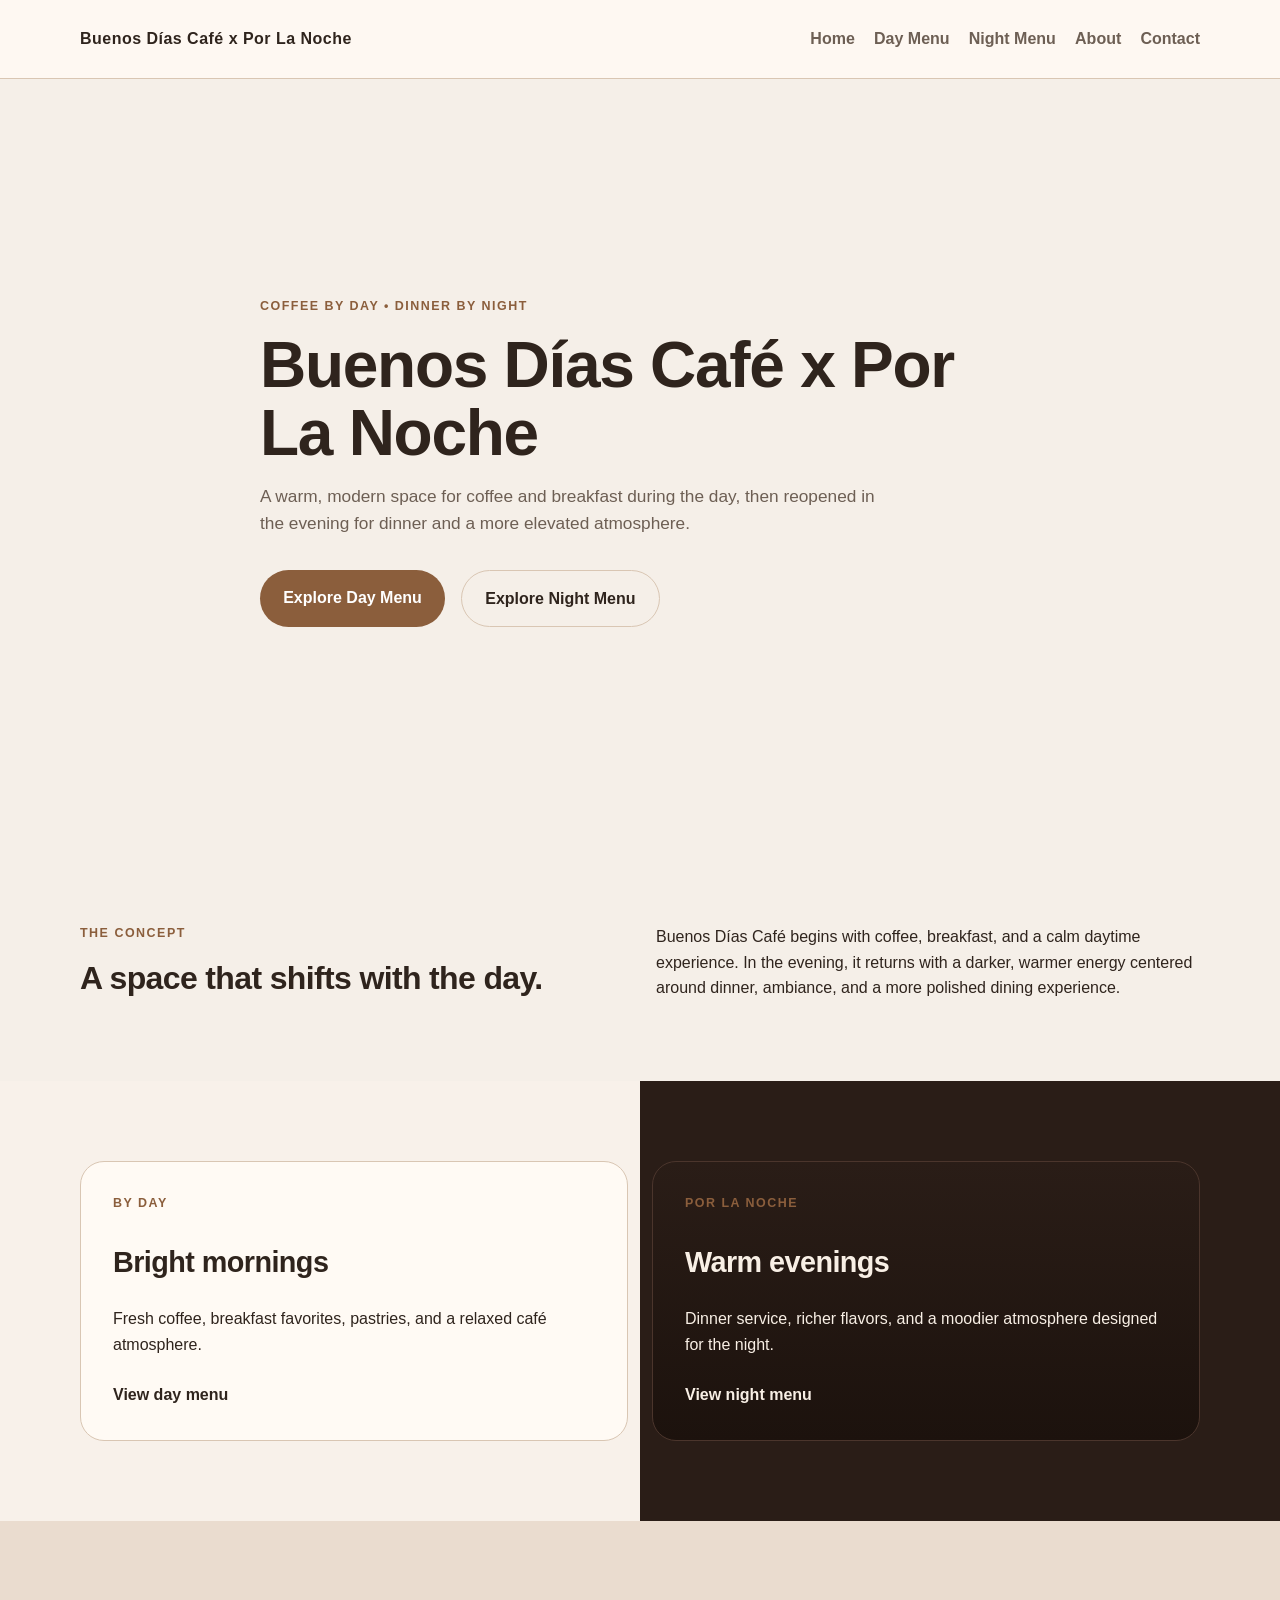
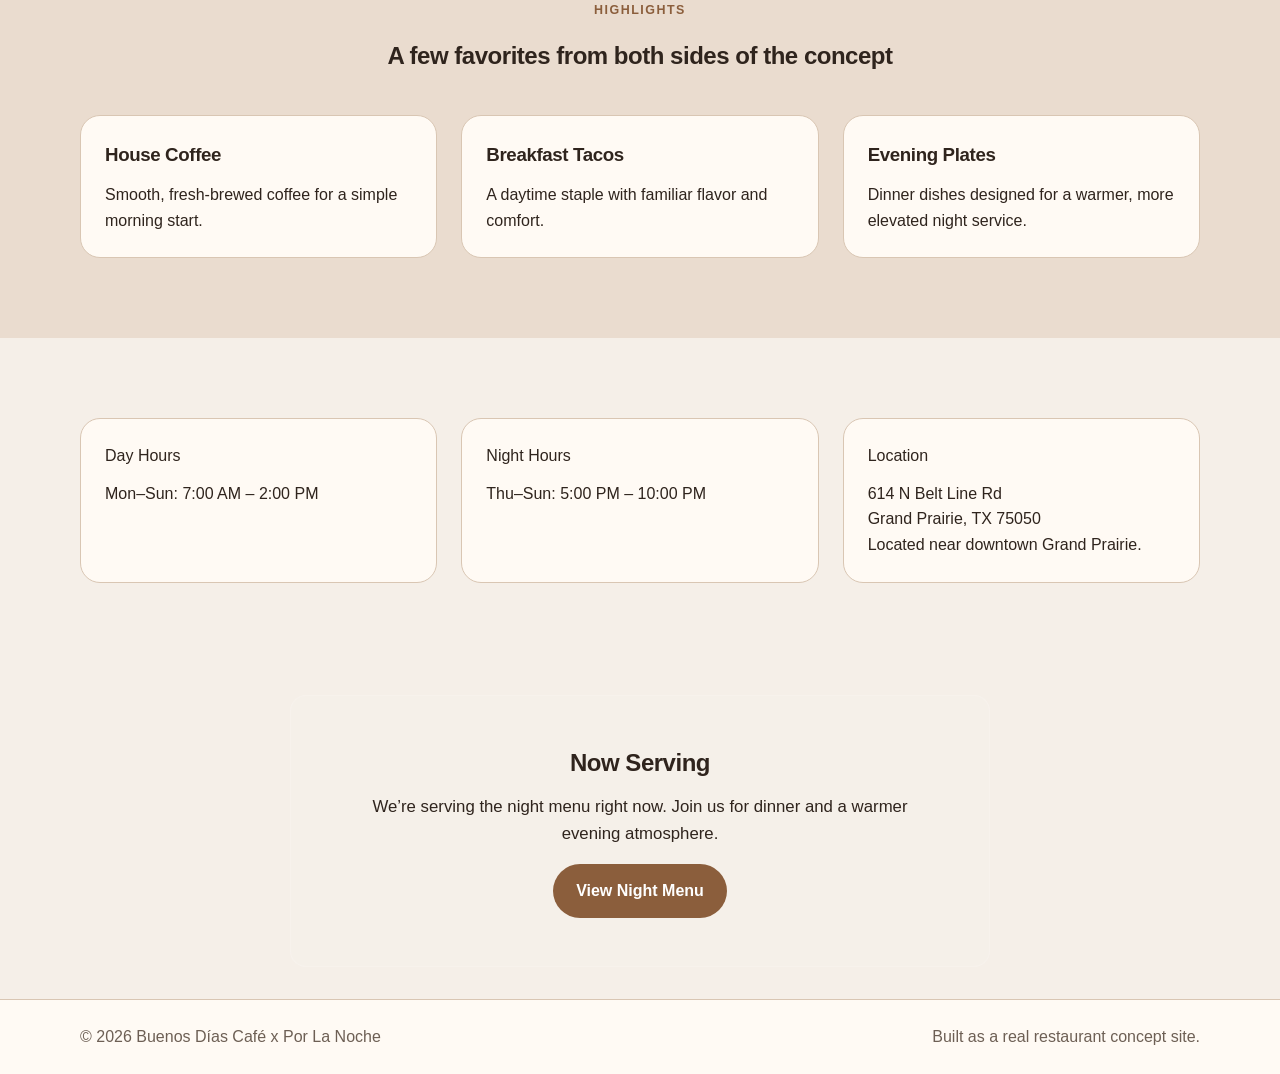
<file: index.html>
<!DOCTYPE html>
<html lang="en">
<head>
  <meta charset="UTF-8" />
  <meta name="viewport" content="width=device-width, initial-scale=1.0" />
  <title>Buenos Días Café x Por La Noche</title>
  <link rel="stylesheet" href="styles.css" />
</head>
<body>
  <header class="site-header">
    <div class="container nav">
      <a href="index.html" class="logo">Buenos Días Café x Por La Noche</a>
      <button class="menu-toggle" id="menu-toggle">☰</button>

      <nav id="nav-menu">
        <ul class="nav-links">
          <li><a href="index.html">Home</a></li>
          <li><a href="day-menu.html">Day Menu</a></li>
          <li><a href="night-menu.html">Night Menu</a></li>
          <li><a href="about.html">About</a></li>
          <li><a href="contact.html">Contact</a></li>
        </ul>
      </nav>
    </div>
  </header>

  <main>
    <section class="hero">
      <div class="container hero-content">
        <p class="eyebrow">Coffee by day • dinner by night</p>
        <h1>Buenos Días Café x Por La Noche</h1>
        <p class="hero-text">
          A warm, modern space for coffee and breakfast during the day,
          then reopened in the evening for dinner and a more elevated atmosphere.
        </p>
        <div class="hero-actions">
          <a href="day-menu.html" class="btn">Explore Day Menu</a>
          <a href="night-menu.html" class="btn btn-secondary">Explore Night Menu</a>
        </div>
      </div>
    </section>

    <section class="section">
      <div class="container intro-grid">
        <div>
          <p class="section-label">The concept</p>
          <h2>A space that shifts with the day.</h2>
        </div>
        <div>
          <p>
            Buenos Días Café begins with coffee, breakfast, and a calm daytime experience.
            In the evening, it returns with a darker, warmer energy centered around dinner,
            ambiance, and a more polished dining experience.
          </p>
        </div>
      </div>
    </section>

    <section class="section split-section">
      <div class="container dual-grid">
        <article class="feature-card day-card">
          <p class="section-label">By day</p>
          <h3>Bright mornings</h3>
          <p>
            Fresh coffee, breakfast favorites, pastries, and a relaxed café atmosphere.
          </p>
          <a href="day-menu.html" class="text-link">View day menu</a>
        </article>

        <article class="feature-card night-card">
          <p class="section-label">Por la noche</p>
          <h3>Warm evenings</h3>
          <p>
            Dinner service, richer flavors, and a moodier atmosphere designed for the night.
          </p>
          <a href="night-menu.html" class="text-link">View night menu</a>
        </article>
      </div>
    </section>

    <section class="section alt-bg">
      <div class="container">
        <p class="section-label center">Highlights</p>
        <h2 class="center">A few favorites from both sides of the concept</h2>

        <div class="card-grid">
          <article class="card">
            <h3>House Coffee</h3>
            <p>Smooth, fresh-brewed coffee for a simple morning start.</p>
          </article>

          <article class="card">
            <h3>Breakfast Tacos</h3>
            <p>A daytime staple with familiar flavor and comfort.</p>
          </article>

          <article class="card">
            <h3>Evening Plates</h3>
            <p>Dinner dishes designed for a warmer, more elevated night service.</p>
          </article>
        </div>
      </div>
    </section>

    <section class="section">
      <div class="container info-bar">
        <div class="info-box">
          <p class="info-title">Day Hours</p>
          <p>Mon–Sun: 7:00 AM – 2:00 PM</p>
        </div>

        <div class="info-box">
          <p class="info-title">Night Hours</p>
          <p>Thu–Sun: 5:00 PM – 10:00 PM</p>
        </div>

        <div class="info-box">
          <p class="info-title">Location</p>
          <address>
            614 N Belt Line Rd<br />
            Grand Prairie, TX 75050
          </address>
          <p>Located near downtown Grand Prairie.</p>
        </div>
      </div>
    </section>

    <section class="service-status">
      <div class="container">
        <h2>Now Serving</h2>
        <p id="status-text">Checking current service...</p>
        <a id="status-link" href="contact.html" class="btn">Plan Your Visit</a>
      </div>
    </section>
  </main>

  <footer class="site-footer">
    <div class="container footer-row">
      <p>© 2026 Buenos Días Café x Por La Noche</p>
      <p>Built as a real restaurant concept site.</p>
    </div>
  </footer>

  <script src="script.js"></script>
</body>
</html>
</file>
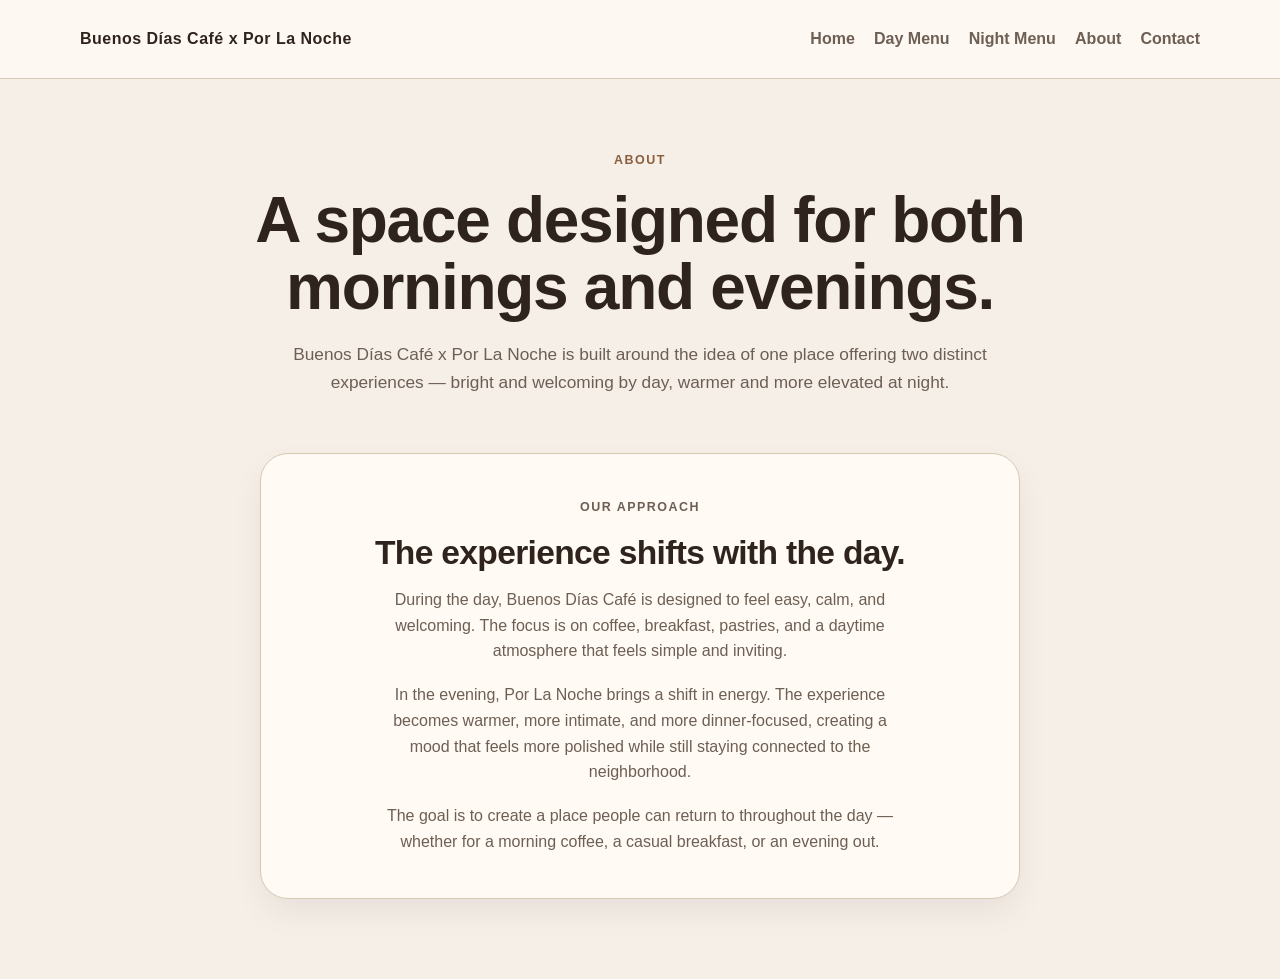
<file: about.html>
<!DOCTYPE html>
<html lang="en">
<head>
  <meta charset="UTF-8" />
  <meta name="viewport" content="width=device-width, initial-scale=1.0" />
  <title>About | Buenos Días Café x Por La Noche</title>
  <link rel="stylesheet" href="styles.css" />
</head>

<script src="script.js"></script>

<body>
  <header class="site-header">
    <div class="container nav">
      <a href="index.html" class="logo">Buenos Días Café x Por La Noche</a>
      <button class="menu-toggle" id="menu-toggle">☰</button>

<nav id="nav-menu">
  <ul class="nav-links">
    <li><a href="index.html">Home</a></li>
    <li><a href="day-menu.html">Day Menu</a></li>
    <li><a href="night-menu.html">Night Menu</a></li>
    <li><a href="about.html">About</a></li>
    <li><a href="contact.html">Contact</a></li>
  </ul>
</nav>
    </div>
  </header>

  <main class="page-main">
    <!-- Hero -->
    <section class="page-hero about">
      <div class="container about-hero-content">
        <p class="section-label center">About</p>
        <h1 class="center">A space designed for both mornings and evenings.</h1>
        <p class="about-intro">
          Buenos Días Café x Por La Noche is built around the idea of one place offering
          two distinct experiences — bright and welcoming by day, warmer and more elevated at night.
        </p>
      </div>
    </section>

    <!-- Story Card -->
<section class="section about-story-wrap">
  <div class="container">
    <div class="about-story-card">
      <p class="section-label">Our approach</p>
      <h2>The experience shifts with the day.</h2>

      <p>
        During the day, Buenos Días Café is designed to feel easy, calm, and welcoming.
        The focus is on coffee, breakfast, pastries, and a daytime atmosphere that feels
        simple and inviting.
      </p>

      <p>
        In the evening, Por La Noche brings a shift in energy. The experience becomes
        warmer, more intimate, and more dinner-focused, creating a mood that feels
        more polished while still staying connected to the neighborhood.
      </p>

      <p>
        The goal is to create a place people can return to throughout the day — whether
        for a morning coffee, a casual breakfast, or an evening out.
      </p>
    </div>
  </div>
</section>
</file>
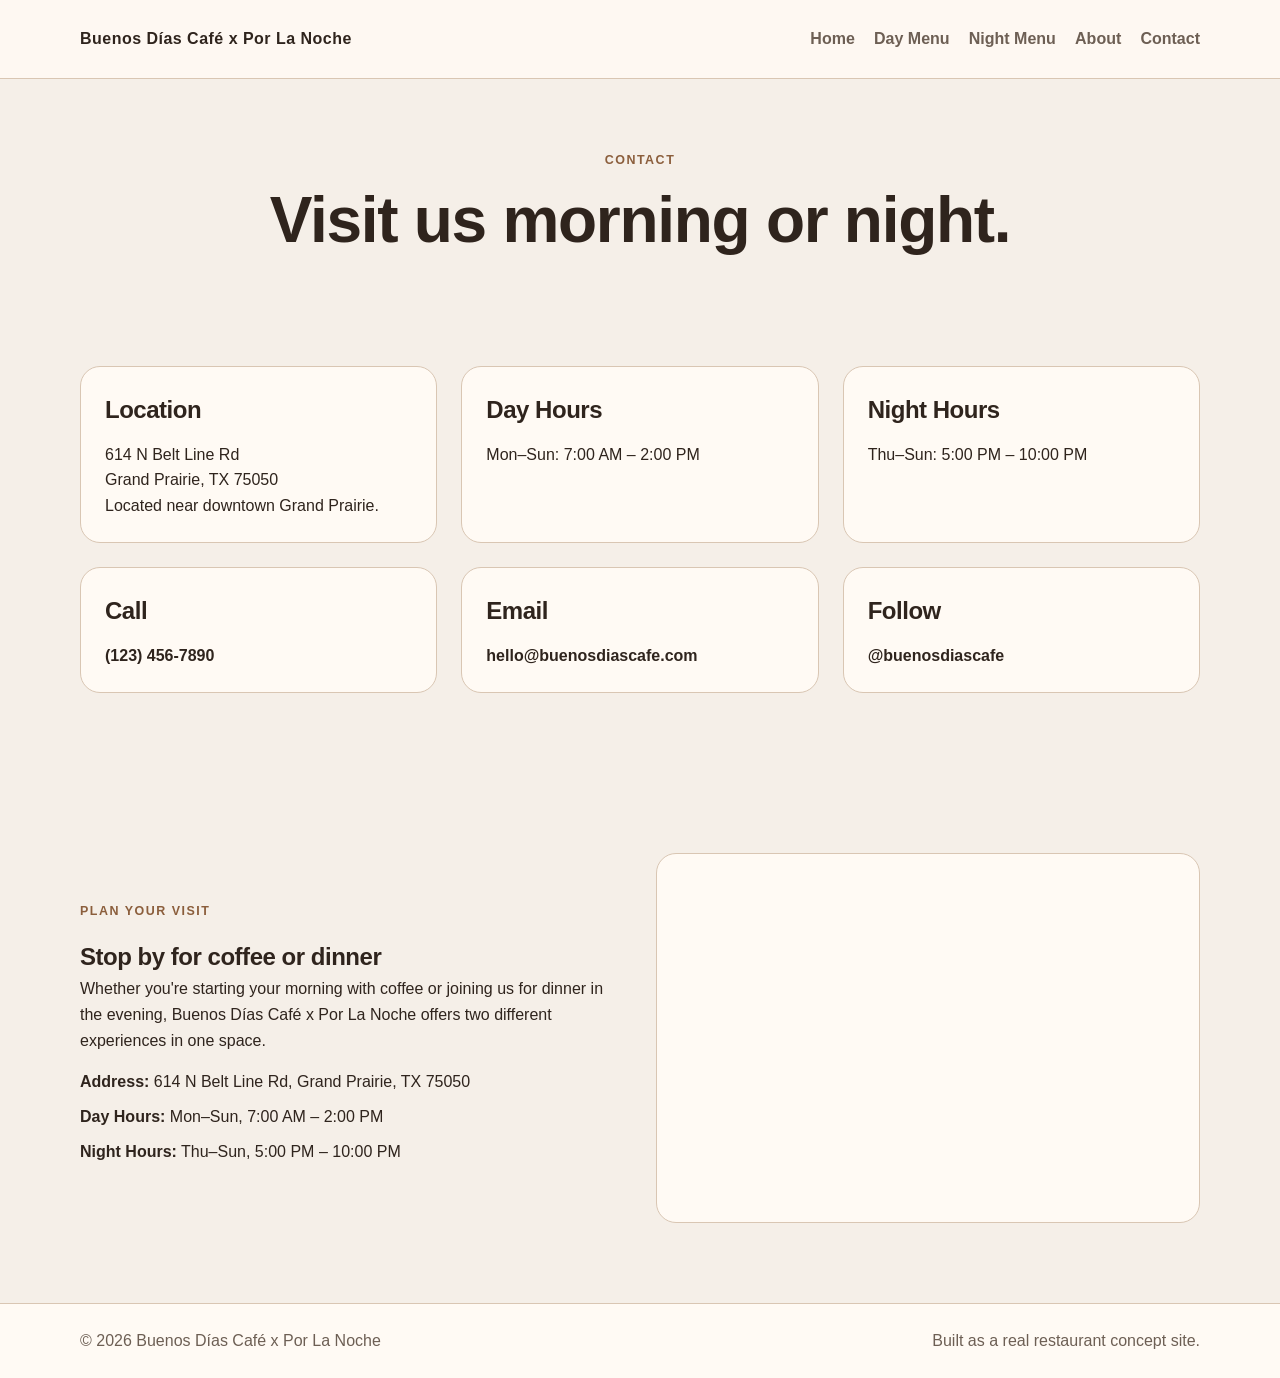
<file: contact.html>
<!DOCTYPE html>
<html lang="en">
<head>
  <meta charset="UTF-8" />
  <meta name="viewport" content="width=device-width, initial-scale=1.0" />
  <title>Contact | Buenos Días Café x Por La Noche</title>
  <link rel="stylesheet" href="styles.css" />
</head>

<body>
  <header class="site-header">
    <div class="container nav">
      <a href="index.html" class="logo">Buenos Días Café x Por La Noche</a>
      <button class="menu-toggle" id="menu-toggle">☰</button>

      <nav id="nav-menu">
        <ul class="nav-links">
          <li><a href="index.html">Home</a></li>
          <li><a href="day-menu.html">Day Menu</a></li>
          <li><a href="night-menu.html">Night Menu</a></li>
          <li><a href="about.html">About</a></li>
          <li><a href="contact.html">Contact</a></li>
        </ul>
      </nav>
    </div>
  </header>

  <main class="page-main">
    <section class="page-hero">
      <div class="container">
        <p class="section-label center">Contact</p>
        <h1 class="center">Visit us morning or night.</h1>
      </div>
    </section>

    <section class="section">
      <div class="container contact-layout">
        <div class="contact-card">
          <h2>Location</h2>
          <address>
            614 N Belt Line Rd<br />
            Grand Prairie, TX 75050
          </address>
          <p>Located near downtown Grand Prairie.</p>
        </div>

        <div class="contact-card">
          <h2>Day Hours</h2>
          <p>Mon–Sun: 7:00 AM – 2:00 PM</p>
        </div>

        <div class="contact-card">
          <h2>Night Hours</h2>
          <p>Thu–Sun: 5:00 PM – 10:00 PM</p>
        </div>

        <div class="contact-card">
          <h2>Call</h2>
          <p><a href="tel:+11234567890">(123) 456-7890</a></p>
        </div>

        <div class="contact-card">
          <h2>Email</h2>
          <p><a href="mailto:hello@buenosdiascafe.com">hello@buenosdiascafe.com</a></p>
        </div>

        <div class="contact-card">
          <h2>Follow</h2>
          <p><a href="#">@buenosdiascafe</a></p>
        </div>
      </div>
    </section>

    <!-- ENHANCEMENT -->
    <section class="section">
      <div class="container visit-section">
        <div class="visit-text">
          <p class="section-label">Plan your visit</p>
          <h2>Stop by for coffee or dinner</h2>
          <p>
            Whether you're starting your morning with coffee or joining us for dinner in the evening,
            Buenos Días Café x Por La Noche offers two different experiences in one space.
          </p>

          <div class="visit-details">
            <p><strong>Address:</strong> 614 N Belt Line Rd, Grand Prairie, TX 75050</p>
            <p><strong>Day Hours:</strong> Mon–Sun, 7:00 AM – 2:00 PM</p>
            <p><strong>Night Hours:</strong> Thu–Sun, 5:00 PM – 10:00 PM</p>
          </div>
        </div>

        <div class="map-card">
          <iframe
            src="https://www.google.com/maps?q=614+N+Belt+Line+Rd+Grand+Prairie+TX+75050&output=embed"
            width="100%"
            height="320"
            style="border:0;"
            loading="lazy">
          </iframe>
        </div>
      </div>
    </section>
  </main>

  <footer class="site-footer">
    <div class="container footer-row">
      <p>© 2026 Buenos Días Café x Por La Noche</p>
      <p>Built as a real restaurant concept site.</p>
    </div>
  </footer>
  <script src="script.js"></script>
</body>
</html>
</file>
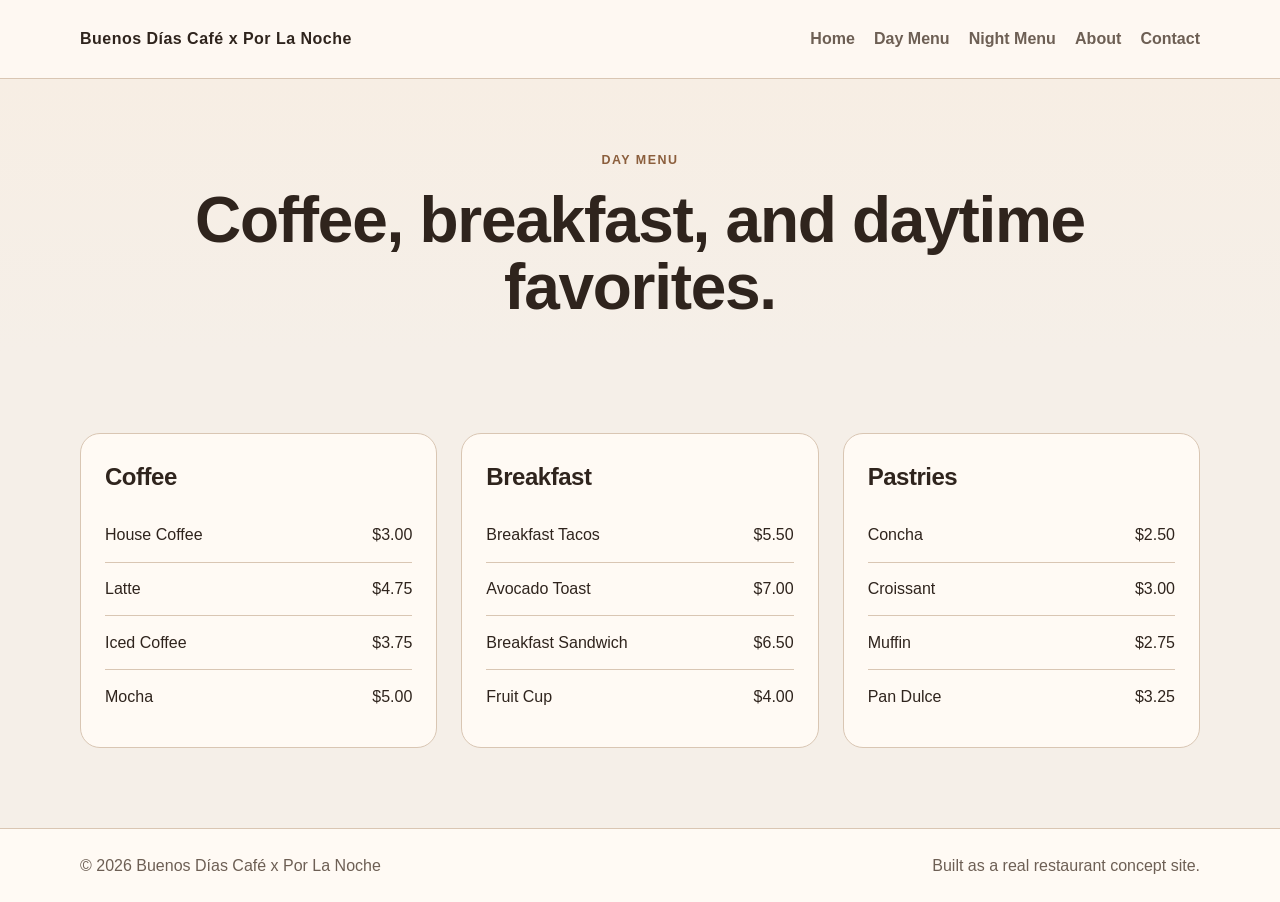
<file: day-menu.html>
<!DOCTYPE html>
<html lang="en">
<head>
  <meta charset="UTF-8" />
  <meta name="viewport" content="width=device-width, initial-scale=1.0" />
  <title>Day Menu | Buenos Días Café x Por La Noche</title>
  <link rel="stylesheet" href="styles.css" />
</head>

<script src="script.js"></script>

<body>
  <header class="site-header">
    <div class="container nav">
      <a href="index.html" class="logo">Buenos Días Café x Por La Noche</a>
      <button class="menu-toggle" id="menu-toggle">☰</button>

<nav id="nav-menu">
  <ul class="nav-links">
    <li><a href="index.html">Home</a></li>
    <li><a href="day-menu.html">Day Menu</a></li>
    <li><a href="night-menu.html">Night Menu</a></li>
    <li><a href="about.html">About</a></li>
    <li><a href="contact.html">Contact</a></li>
  </ul>
</nav>
    </div>
  </header>

  <main class="page-main">
    <section class="page-hero day-hero">
      <div class="container">
        <p class="section-label center">Day Menu</p>
        <h1 class="center">Coffee, breakfast, and daytime favorites.</h1>
      </div>
    </section>

    <section class="section">
      <div class="container menu-layout">
        <div class="menu-section">
          <h2>Coffee</h2>
          <div class="menu-item"><span>House Coffee</span><span>$3.00</span></div>
          <div class="menu-item"><span>Latte</span><span>$4.75</span></div>
          <div class="menu-item"><span>Iced Coffee</span><span>$3.75</span></div>
          <div class="menu-item"><span>Mocha</span><span>$5.00</span></div>
        </div>

        <div class="menu-section">
          <h2>Breakfast</h2>
          <div class="menu-item"><span>Breakfast Tacos</span><span>$5.50</span></div>
          <div class="menu-item"><span>Avocado Toast</span><span>$7.00</span></div>
          <div class="menu-item"><span>Breakfast Sandwich</span><span>$6.50</span></div>
          <div class="menu-item"><span>Fruit Cup</span><span>$4.00</span></div>
        </div>

        <div class="menu-section">
          <h2>Pastries</h2>
          <div class="menu-item"><span>Concha</span><span>$2.50</span></div>
          <div class="menu-item"><span>Croissant</span><span>$3.00</span></div>
          <div class="menu-item"><span>Muffin</span><span>$2.75</span></div>
          <div class="menu-item"><span>Pan Dulce</span><span>$3.25</span></div>
        </div>
      </div>
    </section>
  </main>

  <footer class="site-footer">
    <div class="container footer-row">
      <p>© 2026 Buenos Días Café x Por La Noche</p>
      <p>Built as a real restaurant concept site.</p>
    </div>
  </footer>
</body>
</html>
</file>
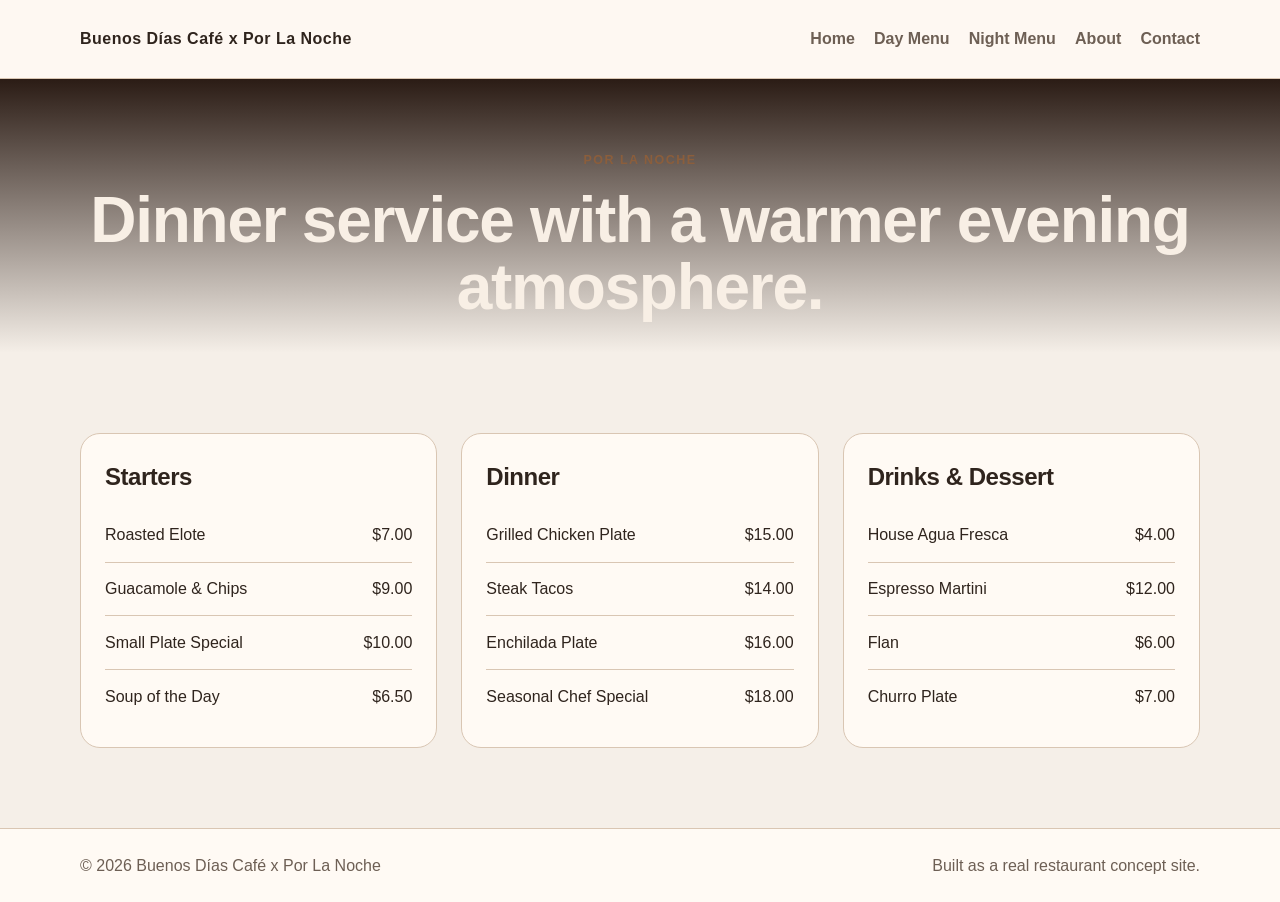
<file: night-menu.html>
<!DOCTYPE html>
<html lang="en">
<head>
  <meta charset="UTF-8" />
  <meta name="viewport" content="width=device-width, initial-scale=1.0" />
  <title>Night Menu | Buenos Días Café x Por La Noche</title>
  <link rel="stylesheet" href="styles.css" />
</head>

<script src="script.js"></script>

<body>
  <header class="site-header">
    <div class="container nav">
      <a href="index.html" class="logo">Buenos Días Café x Por La Noche</a>
      <button class="menu-toggle" id="menu-toggle">☰</button>

<nav id="nav-menu">
  <ul class="nav-links">
    <li><a href="index.html">Home</a></li>
    <li><a href="day-menu.html">Day Menu</a></li>
    <li><a href="night-menu.html">Night Menu</a></li>
    <li><a href="about.html">About</a></li>
    <li><a href="contact.html">Contact</a></li>
  </ul>
</nav>
    </div>
  </header>

  <main class="page-main">
    <section class="page-hero night-hero">
      <div class="container">
        <p class="section-label center">Por La Noche</p>
        <h1 class="center">Dinner service with a warmer evening atmosphere.</h1>
      </div>
    </section>

    <section class="section">
      <div class="container menu-layout">
        <div class="menu-section">
          <h2>Starters</h2>
          <div class="menu-item"><span>Roasted Elote</span><span>$7.00</span></div>
          <div class="menu-item"><span>Guacamole & Chips</span><span>$9.00</span></div>
          <div class="menu-item"><span>Small Plate Special</span><span>$10.00</span></div>
          <div class="menu-item"><span>Soup of the Day</span><span>$6.50</span></div>
        </div>

        <div class="menu-section">
          <h2>Dinner</h2>
          <div class="menu-item"><span>Grilled Chicken Plate</span><span>$15.00</span></div>
          <div class="menu-item"><span>Steak Tacos</span><span>$14.00</span></div>
          <div class="menu-item"><span>Enchilada Plate</span><span>$16.00</span></div>
          <div class="menu-item"><span>Seasonal Chef Special</span><span>$18.00</span></div>
        </div>

        <div class="menu-section">
          <h2>Drinks & Dessert</h2>
          <div class="menu-item"><span>House Agua Fresca</span><span>$4.00</span></div>
          <div class="menu-item"><span>Espresso Martini</span><span>$12.00</span></div>
          <div class="menu-item"><span>Flan</span><span>$6.00</span></div>
          <div class="menu-item"><span>Churro Plate</span><span>$7.00</span></div>
        </div>
      </div>
    </section>
  </main>

  <footer class="site-footer">
    <div class="container footer-row">
      <p>© 2026 Buenos Días Café x Por La Noche</p>
      <p>Built as a real restaurant concept site.</p>
    </div>
  </footer>
</body>
</html>
</file>
<file: styles.css>
* {
  box-sizing: border-box;
  margin: 0;
  padding: 0;
}

:root {
  --bg: #f5efe8;
  --surface: #fffaf4;
  --surface-alt: #eadccf;
  --text: #2f241d;
  --muted: #6d5f54;
  --accent: #8b5e3c;
  --accent-dark: #6a442d;
  --night: #241813;
  --night-soft: #3a2921;
  --border: #d9c6b3;
}

body {
  font-family: Arial, Helvetica, sans-serif;
  background: var(--bg);
  color: var(--text);
  line-height: 1.6;
}

address {
  font-style: normal;
  line-height: 1.6;
}

h1,
h2,
h3 {
  letter-spacing: -0.02em;
}

.container {
  width: min(1120px, 92%);
  margin: 0 auto;
}

.site-header {
  position: sticky;
  top: 0;
  z-index: 100;
  background: rgba(255, 250, 244, 0.85);
  border-bottom: 1px solid var(--border);
  backdrop-filter: blur(10px);
}

.nav {
  min-height: 78px;
  display: flex;
  justify-content: space-between;
  align-items: center;
  gap: 1rem;
}

.logo {
  text-decoration: none;
  color: var(--text);
  font-weight: 700;
  font-size: 1rem;
  letter-spacing: 0.03em;
}

.nav-links {
  list-style: none;
  display: flex;
  gap: 1.2rem;
  flex-wrap: wrap;
}

.nav-links a {
  text-decoration: none;
  color: var(--muted);
  font-weight: 600;
  position: relative;
}

.nav-links a::after {
  content: "";
  position: absolute;
  left: 0;
  bottom: -0.35rem;
  width: 0;
  height: 2px;
  background: var(--accent);
  transition: width 0.25s ease;
}

.nav-links a:hover::after,
.nav-links a.active::after {
  width: 100%;
}

.nav-links a:hover,
.nav-links a.active {
  color: var(--accent);
}

.hero {
  min-height: 85vh;
  display: flex;
  align-items: center;
  background:
    linear-gradient(rgba(245, 239, 232, 0.78), rgba(245, 239, 232, 0.88)),
    url("https://images.unsplash.com/photo-1514933651103-005eec06c04b?auto=format&fit=crop&w=1400&q=80")
      center/cover no-repeat;
}

.hero-content {
  max-width: 760px;
  padding: 5rem 0;
}

.eyebrow,
.section-label {
  text-transform: uppercase;
  letter-spacing: 0.12em;
  font-size: 0.78rem;
  font-weight: 700;
  color: var(--accent);
  margin-bottom: 1rem;
}

.hero h1,
.page-hero h1 {
  font-size: clamp(2.5rem, 5vw, 4.6rem);
  line-height: 1.05;
  margin-bottom: 1rem;
}

.hero-text {
  max-width: 620px;
  font-size: 1.08rem;
  color: var(--muted);
  margin-bottom: 2rem;
}

.hero-text,
.intro-grid p,
.card p,
.contact-card p,
.info-box p,
.text-block p {
  max-width: 65ch;
}

.hero-actions {
  display: flex;
  gap: 1rem;
  flex-wrap: wrap;
}

.btn {
  display: inline-block;
  text-decoration: none;
  background: var(--accent);
  color: white;
  padding: 0.9rem 1.45rem;
  border-radius: 999px;
  font-weight: 700;
  transition: all 0.2s ease;
}

.btn:hover {
  background: var(--accent-dark);
  transform: translateY(-1px);
}

.btn-secondary {
  background: transparent;
  color: var(--text);
  border: 1px solid var(--border);
}

.btn-secondary:hover {
  background: var(--surface);
}

.section {
  padding: 5rem 0;
}

.alt-bg {
  background: var(--surface-alt);
}

.intro-grid {
  display: grid;
  grid-template-columns: 1fr 1fr;
  gap: 2rem;
  align-items: start;
}

.intro-grid h2 {
  font-size: 2rem;
  line-height: 1.15;
}

.split-section {
  background: linear-gradient(to right, #f8f1ea 50%, #2a1d17 50%);
}

.dual-grid {
  display: grid;
  grid-template-columns: 1fr 1fr;
  gap: 1.5rem;
}

.feature-card {
  border-radius: 24px;
  padding: 2rem;
  min-height: 280px;
  display: flex;
  flex-direction: column;
  justify-content: space-between;
  transition: transform 0.2s ease, box-shadow 0.2s ease;
}

.day-card {
  background: var(--surface);
  color: var(--text);
  border: 1px solid var(--border);
}

.night-card {
  background: linear-gradient(180deg, #2a1d17 0%, #1c120d 100%);
  color: #f8efe5;
  border: 1px solid #4b352c;
}

.feature-card h3 {
  font-size: 1.8rem;
  margin-bottom: 0.75rem;
}

.text-link {
  display: inline-block;
  margin-top: 1rem;
  font-weight: 700;
  text-decoration: none;
  color: inherit;
}

.card-grid {
  margin-top: 2.5rem;
  display: grid;
  grid-template-columns: repeat(3, 1fr);
  gap: 1.5rem;
}

.card,
.info-box,
.contact-card,
.menu-section,
.map-card {
  background: var(--surface);
  border: 1px solid var(--border);
  border-radius: 20px;
  padding: 1.5rem;
  transition: transform 0.2s ease, box-shadow 0.2s ease;
}

.card h3,
.info-title,
.contact-card h2,
.menu-section h2,
.map-card h2 {
  margin-bottom: 0.75rem;
}

.card:hover,
.info-box:hover,
.contact-card:hover,
.menu-section:hover,
.map-card:hover,
.feature-card:hover {
  transform: translateY(-3px);
  box-shadow: 0 12px 28px rgba(0, 0, 0, 0.08);
}

.contact-card a {
  color: var(--text);
  text-decoration: none;
  font-weight: 600;
}

.contact-card a:hover {
  color: var(--accent);
}

.center {
  text-align: center;
}

.info-bar {
  display: grid;
  grid-template-columns: repeat(3, 1fr);
  gap: 1.5rem;
}

.page-main {
  min-height: 70vh;
}

.page-hero {
  padding: 4.5rem 0 1rem;
}

.day-hero {
  background: linear-gradient(to bottom, #f7eee4, transparent);
}

.night-hero {
  background: linear-gradient(to bottom, #2b1c15, transparent);
  color: #f8efe5;
}

.menu-layout,
.contact-layout {
  display: grid;
  grid-template-columns: repeat(3, 1fr);
  gap: 1.5rem;
}

.menu-item {
  display: flex;
  justify-content: space-between;
  gap: 1rem;
  padding: 0.85rem 0;
  border-bottom: 1px solid var(--border);
}

.menu-item:last-child {
  border-bottom: none;
}

.text-block {
  max-width: 800px;
}

.text-block p + p {
  margin-top: 1.25rem;
}

.map-card p {
  margin-bottom: 1rem;
  color: var(--muted);
}

.map-card iframe {
  border-radius: 16px;
  display: block;
}

/* About page */
.about-hero-content {
  max-width: 820px;
  margin: 0 auto;
  text-align: center;
}

.about-intro {
  max-width: 680px;
  margin: 1rem auto 0;
  color: var(--muted);
}

.about-story {
  max-width: 760px;
  margin: 0 auto 3rem;
}

.about-dual-section {
  display: flex;
  justify-content: center;
  gap: 2rem;
  flex-wrap: wrap;
  max-width: 900px;
  margin: 0 auto;
}

.about-side {
  background: var(--surface);
  border: 1px solid var(--border);
  border-radius: 20px;
  padding: 2.25rem;
  max-width: 420px;
  flex: 1;
}

.about-side h2 {
  font-size: 1.8rem;
  margin-bottom: 0.75rem;
}

.about-closing {
  max-width: 760px;
  margin: 0 auto;
}

.site-footer {
  background: var(--surface);
  border-top: 1px solid var(--border);
  padding: 1.5rem 0;
}

.footer-row {
  display: flex;
  justify-content: space-between;
  gap: 1rem;
  flex-wrap: wrap;
  color: var(--muted);
}

@media (max-width: 950px) {
  .intro-grid,
  .dual-grid,
  .card-grid,
  .info-bar,
  .menu-layout,
  .contact-layout {
    grid-template-columns: 1fr;
  }

  .split-section {
    background: linear-gradient(to bottom, #f8f1ea 50%, #2a1d17 50%);
  }

  .about-dual-section {
    flex-direction: column;
    align-items: center;
  }
}

@media (max-width: 760px) {
  .nav {
    flex-direction: column;
    justify-content: center;
    padding: 1rem 0;
  }

  .nav-links {
    justify-content: center;
  }

  .hero {
    min-height: 78vh;
  }

  .section {
    padding: 3.5rem 0;
  }

  .footer-row {
    flex-direction: column;
    text-align: center;
  }
}

/* about page refinement */
.about-hero {
  padding: 6rem 0 7rem;
}

.about-hero-content {
  max-width: 900px;
  margin: 0 auto;
  text-align: center;
}

.about-intro {
  max-width: 700px;
  margin: 1.25rem auto 0;
  color: var(--muted);
  font-size: 1.08rem;
}

.about-story-wrap {
  margin-top: -2.5rem;
  position: relative;
  z-index: 2;
}

.about-story-card {
  max-width: 760px;
  margin: 0 auto;
  text-align: center;
  background: var(--surface);
  border: 1px solid var(--border);
  border-radius: 28px;
  padding: 2.75rem;
  box-shadow: 0 14px 32px rgba(35, 24, 19, 0.06);
}

.about-story-card h2 {
  font-size: 2.1rem;
  line-height: 1.12;
  margin-bottom: 1rem;
}

.about-story-card p {
  max-width: 60ch;
  margin-left: auto;
  margin-right: auto;
  color: var(--muted);
}

.about-story-card p + p {
  margin-top: 1.15rem;
}

.about-dual-section {
  max-width: 960px;
}

.about-side {
  box-shadow: 0 10px 24px rgba(35, 24, 19, 0.04);
}

@media (max-width: 950px) {
  .about-story-wrap {
    margin-top: -1rem;
  }
}

@media (max-width: 760px) {
  .about-hero {
    padding: 4.5rem 0 5rem;
  }

  .about-story-card {
    padding: 2rem;
    border-radius: 22px;
  }

  .about-story-card h2 {
    font-size: 1.8rem;
  }
}

.menu-toggle {
  display: none;
  font-size: 1.5rem;
  background: none;
  border: none;
  cursor: pointer;
}

/* mobile nav */
@media (max-width: 760px) {
  .menu-toggle {
    display: block;
  }

  #nav-menu {
    display: none;
    width: 100%;
  }

  #nav-menu.active {
    display: block;
  }

  .nav-links {
    flex-direction: column;
    align-items: center;
    gap: 1rem;
    padding: 1rem 0;
  }
}

.service-status {
  margin: 2rem auto;
  padding: 3rem 1.5rem;
  max-width: 700px;
  text-align: center;
  border-radius: 16px;
  background: rgba(255, 255, 255, 0.08);
  border: 1px solid rgba(255, 255, 255, 0.12);
}

.service-status h2 {
  margin-bottom: 0.75rem;
}

.service-status p {
  margin-bottom: 1rem;
  font-size: 1.05rem;
}

.visit-section {
  display: grid;
  grid-template-columns: 1fr 1fr;
  gap: 2rem;
  align-items: center;
}

.visit-text p {
  margin-bottom: 1rem;
}

.visit-details p {
  margin-bottom: 0.6rem;
}

@media (max-width: 768px) {
  .visit-section {
    grid-template-columns: 1fr;
  }
}
</file>
